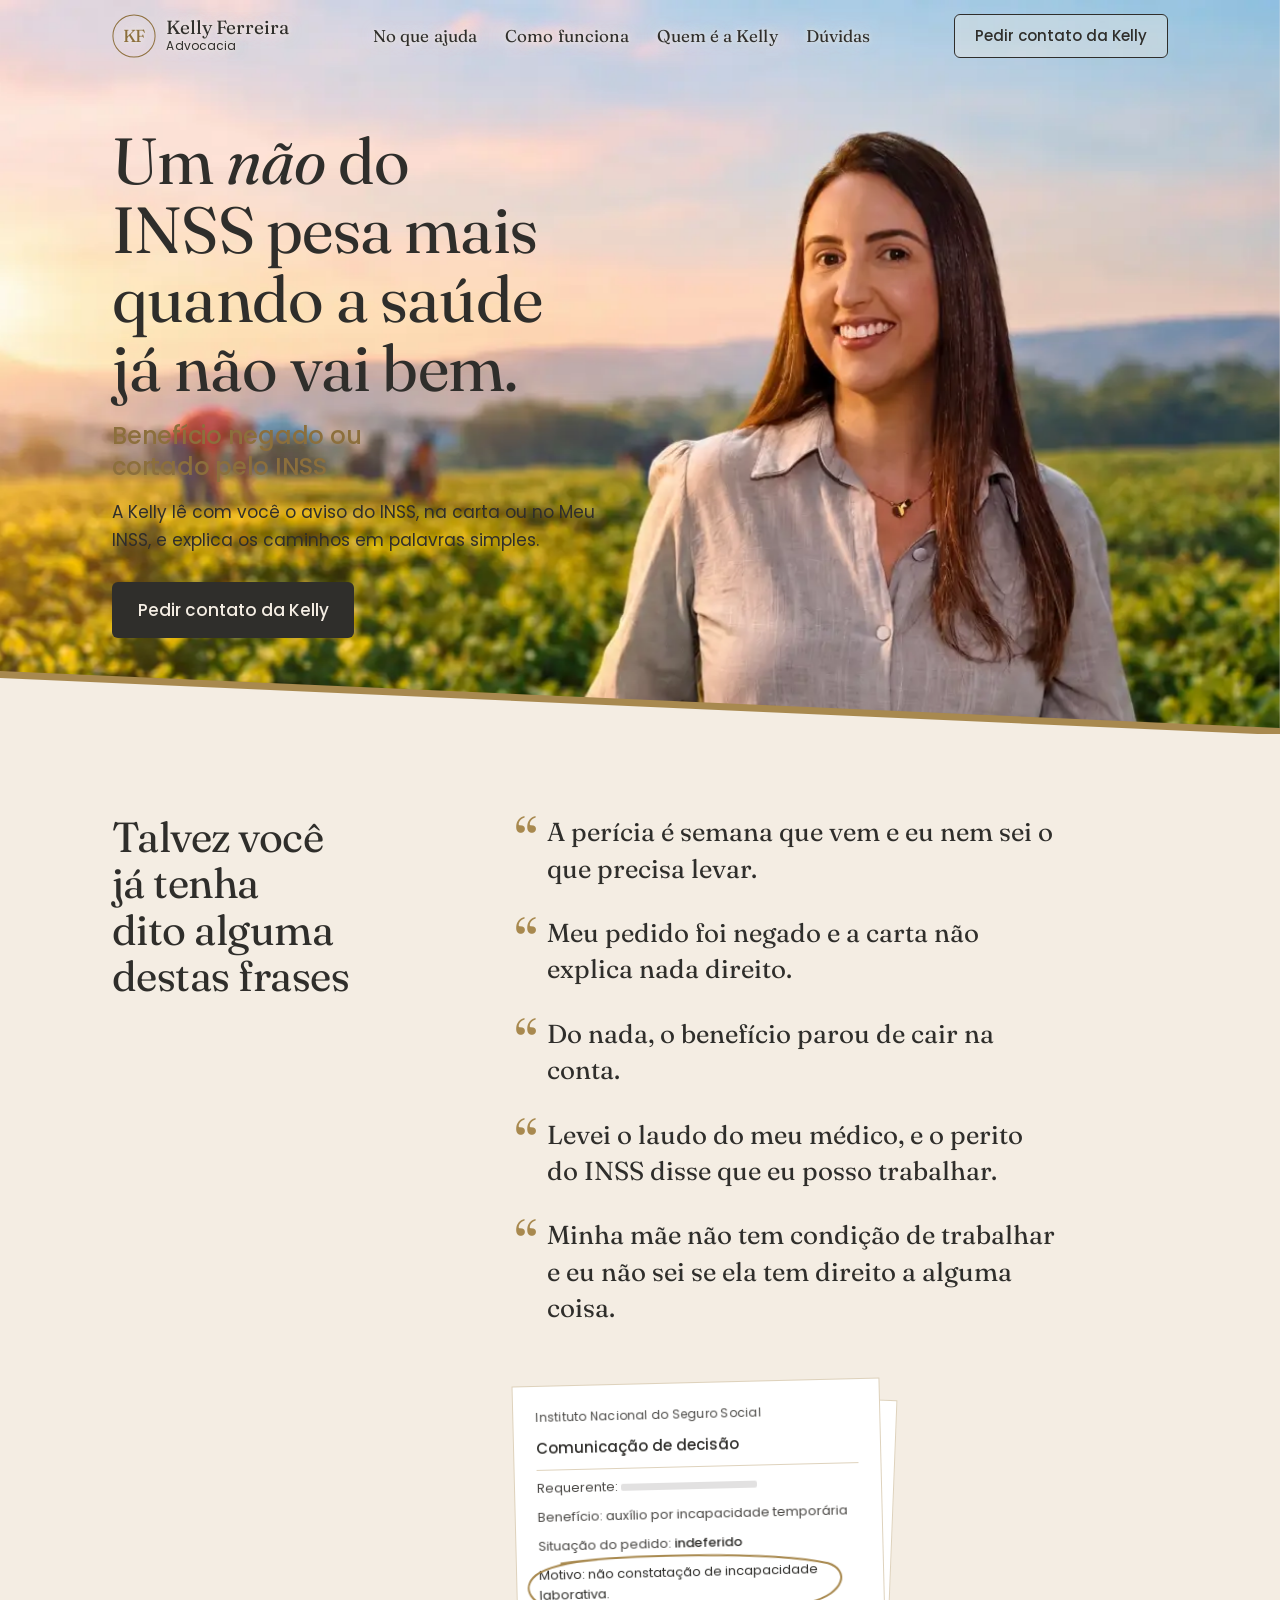
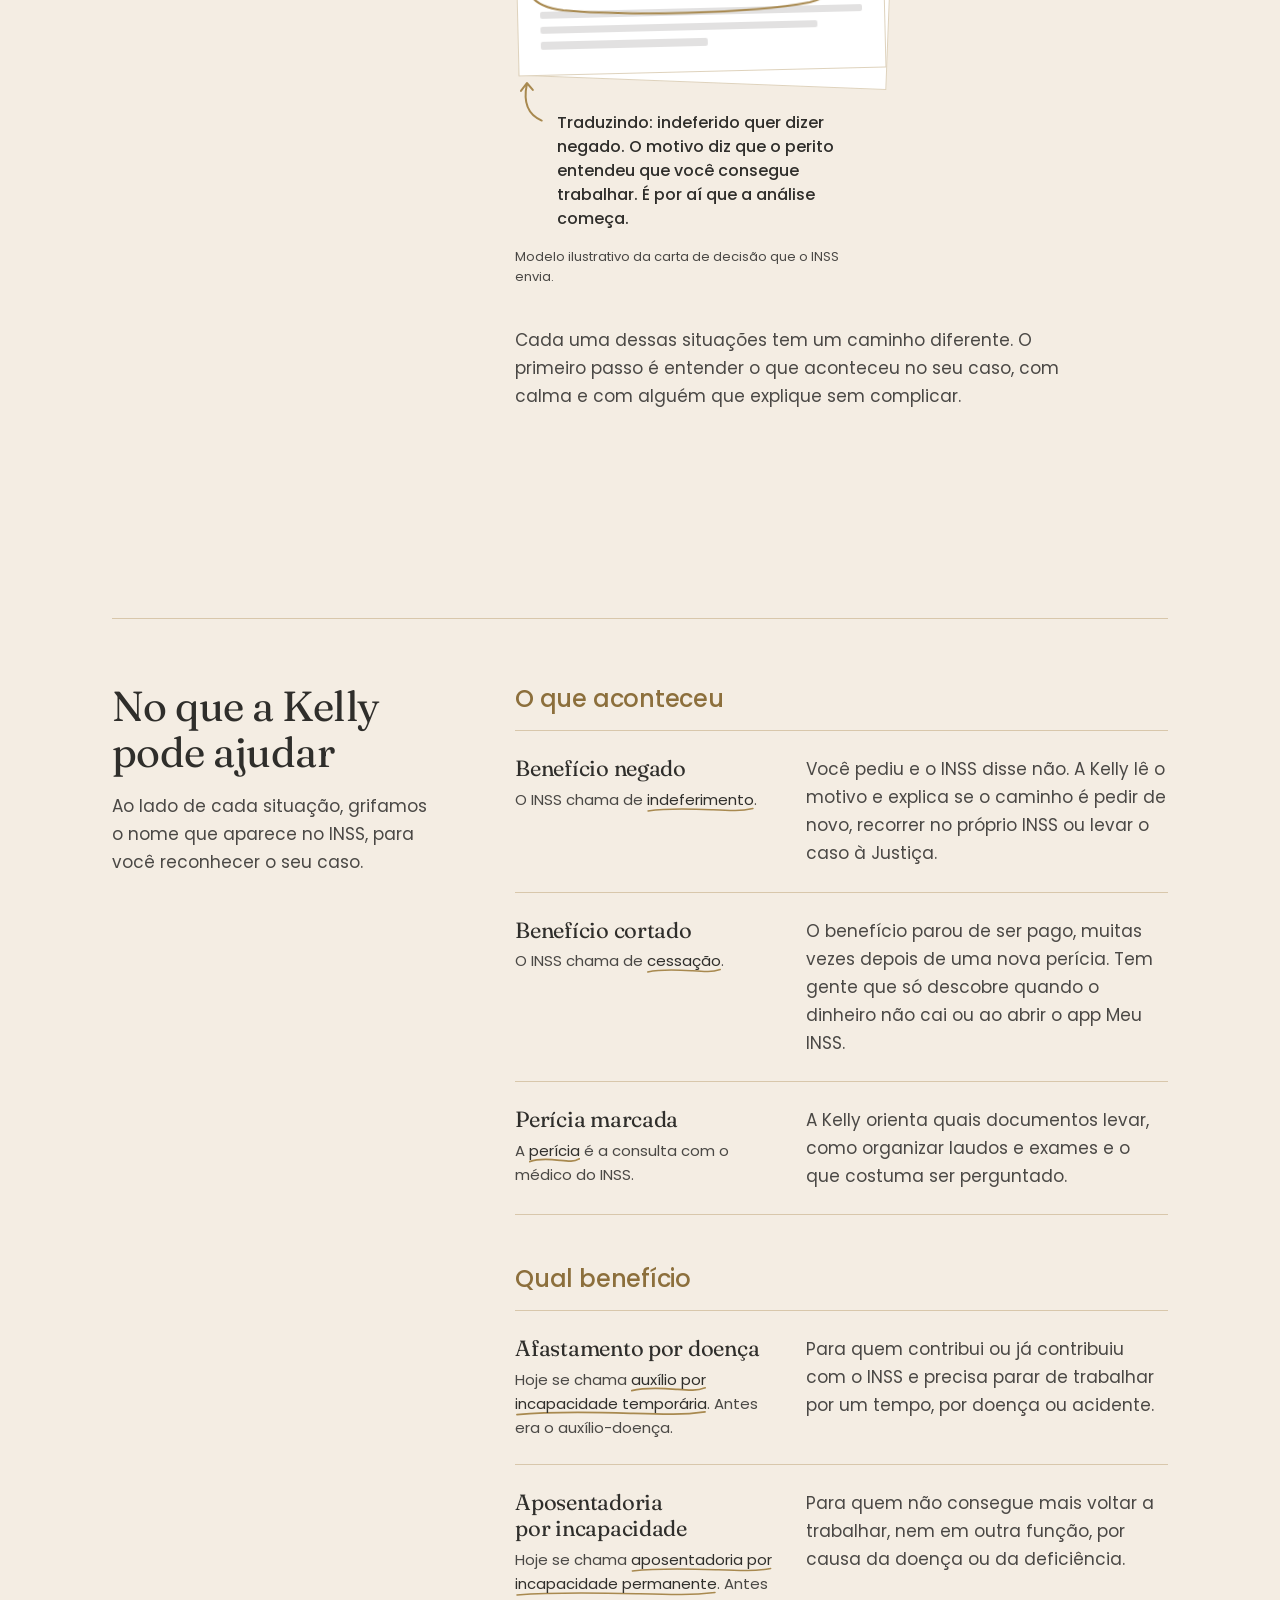
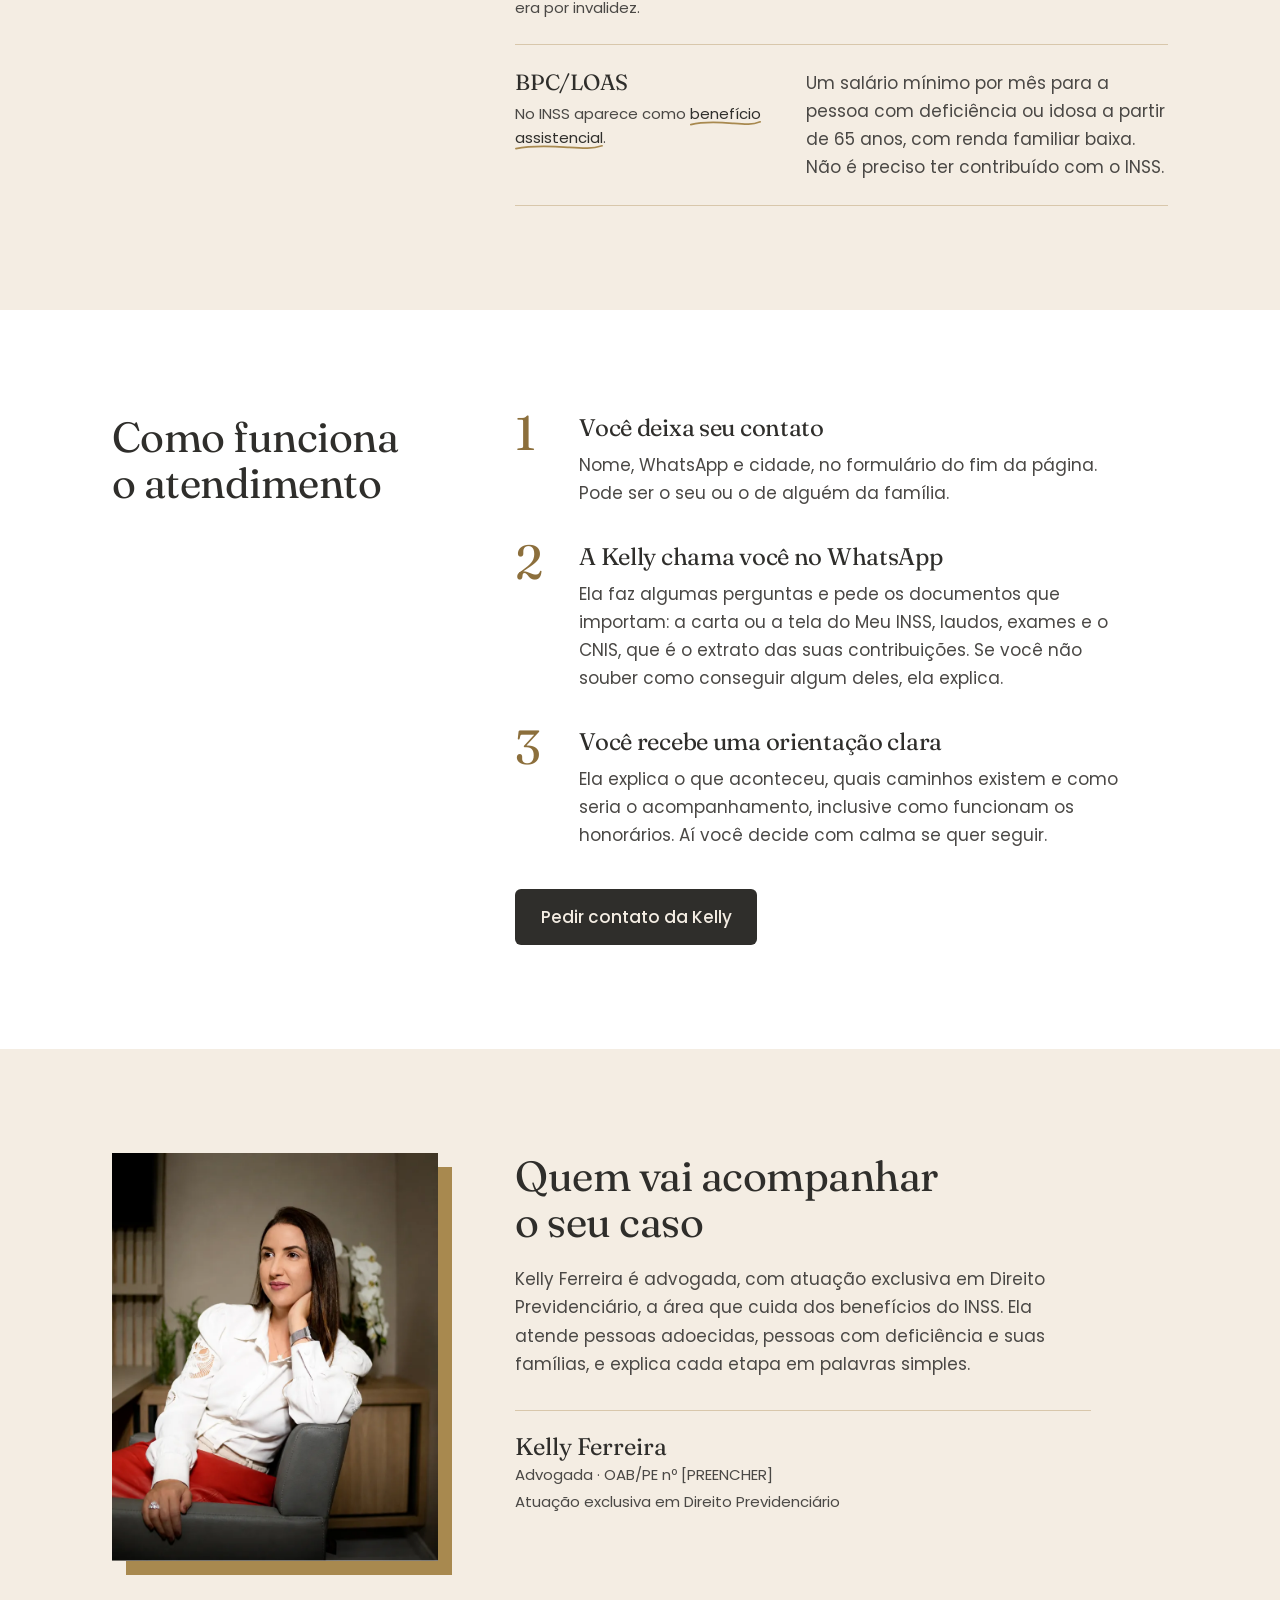
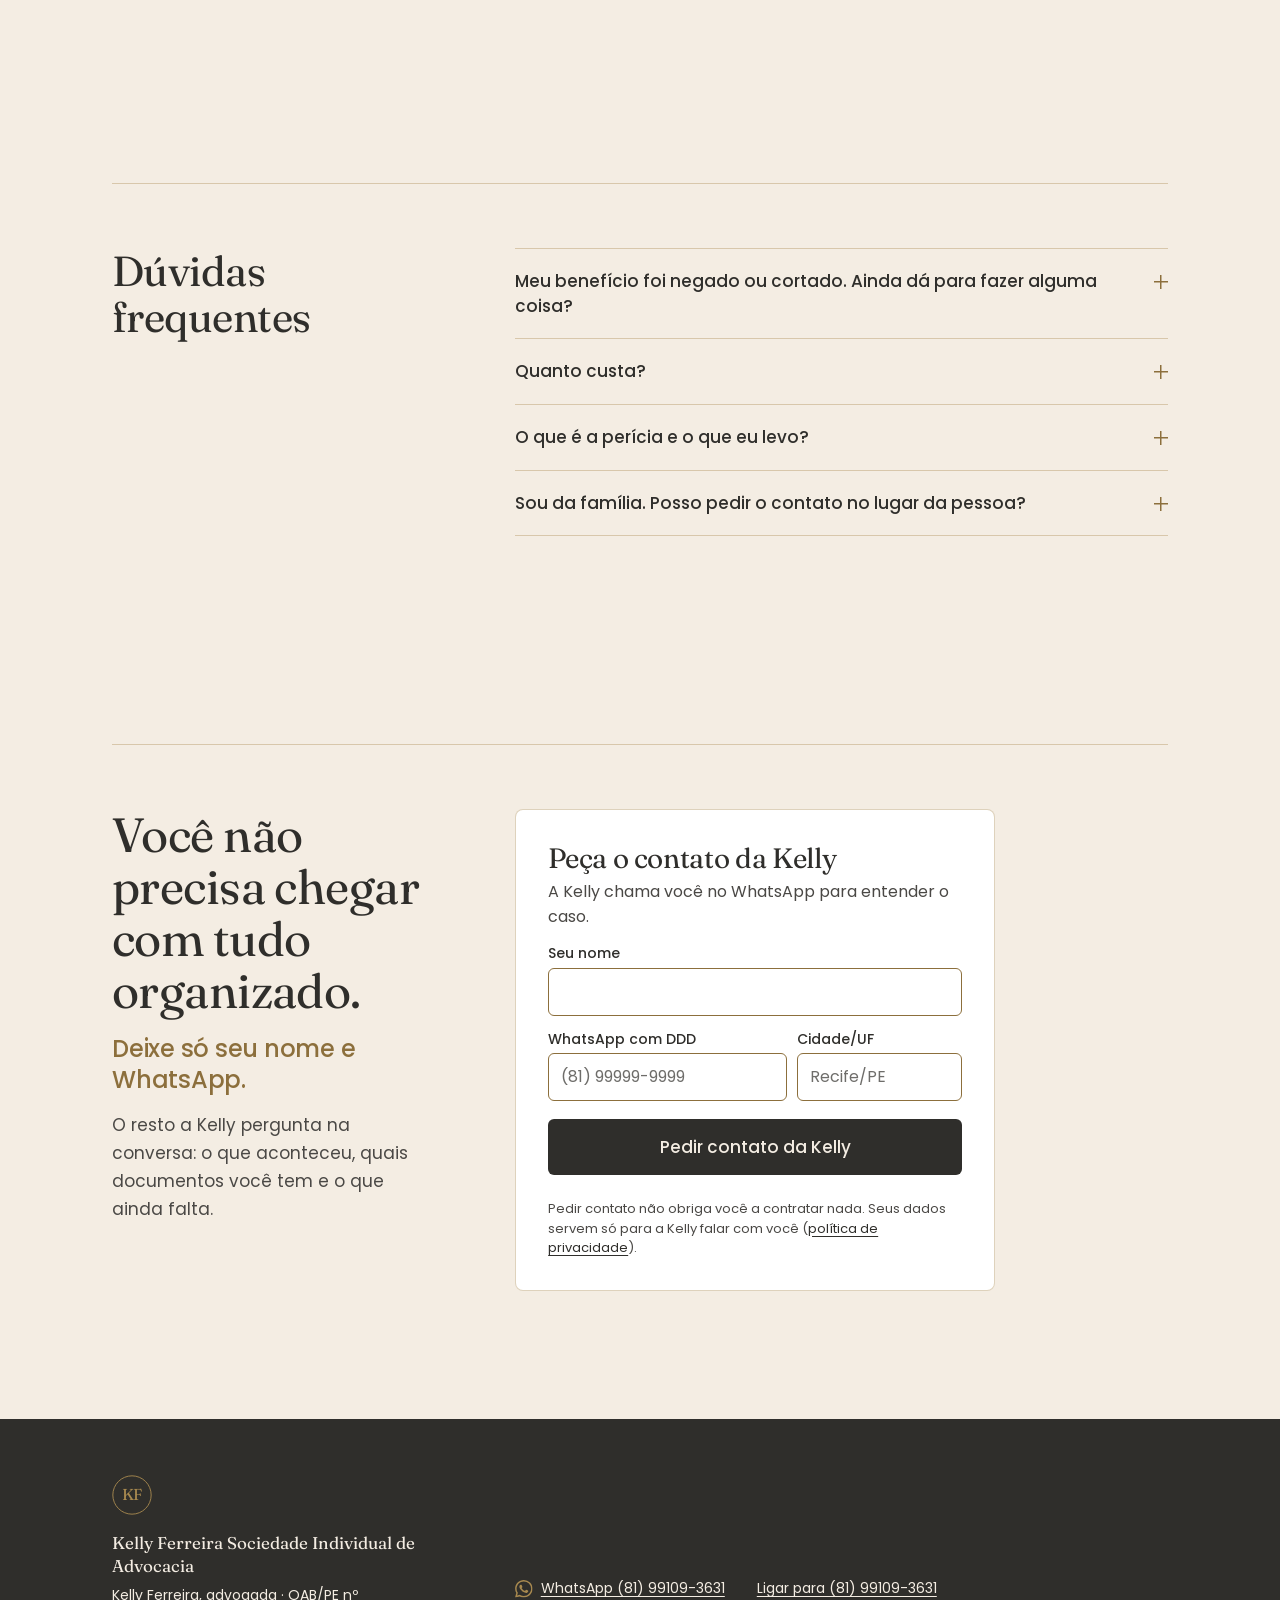
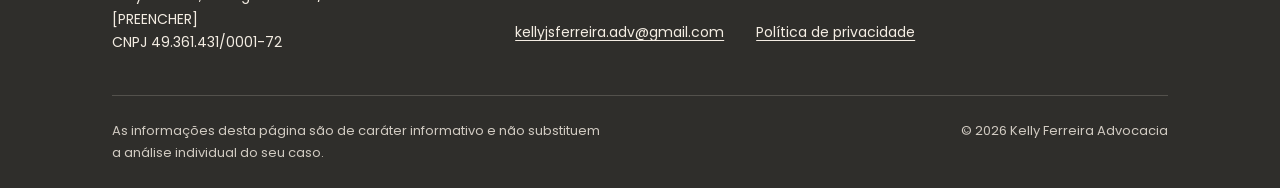
<file: index.html>
<!doctype html>
<html lang="pt-BR">
<head>
<meta charset="utf-8">
<meta name="viewport" content="width=device-width, initial-scale=1, viewport-fit=cover">
<title>Benefício do INSS negado ou cortado? | Kelly Ferreira Advocacia</title>
<meta name="description" content="Seu benefício foi negado ou cortado pelo INSS? Deixe seu contato: a advogada Kelly Ferreira explica, em palavras simples, os caminhos para o seu caso.">
<meta name="theme-color" content="#F4EDE3">
<!-- [PREENCHER] troque SEU-DOMINIO.com.br pelo domínio real (localizar e substituir no arquivo todo) -->
<link rel="canonical" href="https://SEU-DOMINIO.com.br/">
<meta property="og:type" content="website">
<meta property="og:locale" content="pt_BR">
<meta property="og:site_name" content="Kelly Ferreira Advocacia">
<meta property="og:title" content="Benefício do INSS negado ou cortado?">
<meta property="og:description" content="Deixe seu contato: a advogada Kelly Ferreira explica, em palavras simples, os caminhos para o seu caso.">
<meta property="og:url" content="https://SEU-DOMINIO.com.br/">
<meta property="og:image" content="https://SEU-DOMINIO.com.br/img/og-image.png">
<meta property="og:image:width" content="1200">
<meta property="og:image:height" content="630">
<meta property="og:image:alt" content="Kelly Ferreira Advocacia. Benefício do INSS negado ou cortado?">
<meta name="twitter:card" content="summary_large_image">
<link rel="icon" href="img/favicon.svg" type="image/svg+xml">
<link rel="apple-touch-icon" href="img/apple-touch-icon.png">

<!-- Foto da hero: baixa antes de tudo (é o maior elemento da primeira tela). Celular recebe só o recorte do rosto. -->
<link rel="preload" as="image" imagesrcset="img/kelly-fundo-m.webp 720w, img/kelly-fundo-m-1080.webp 1080w, img/kelly-fundo-m-1440.webp 1440w" imagesizes="100vw" type="image/webp" media="(max-width: 899px)" fetchpriority="high">
<link rel="preload" as="image" imagesrcset="img/kelly-fundo-1280.webp 1280w, img/kelly-fundo-2000.webp 2000w" imagesizes="100vw" type="image/webp" media="(min-width: 900px)" fetchpriority="high">

<!-- Fontes: carregadas sem bloquear a renderização. Fallbacks com métrica ajustada no CSS abaixo evitam salto de layout. -->
<link rel="preconnect" href="https://fonts.googleapis.com">
<link rel="preconnect" href="https://fonts.gstatic.com" crossorigin>
<link rel="stylesheet" href="https://fonts.googleapis.com/css2?family=Fraunces:ital,opsz,wght,SOFT@0,72,400,100;1,72,400,100&family=Poppins:wght@400;500&display=swap&subset=latin-ext" media="print" onload="this.media='all'">

<!--
  ============================================================
  CONFIGURAÇÃO. Tudo o que muda por campanha fica aqui.
  whatsapp:    só números, com 55 + DDD (link do rodapé)
  pixelId:     ID do Meta Pixel. Vazio = Pixel desligado.
  oferta:      rótulo que vai no evento Lead e na planilha
  planilhaUrl: URL do App da Web do Google Apps Script (ver README e integracao/google-sheets.gs).
               Vazio = o formulário abre o WhatsApp da Kelly com os dados, para não perder cadastro.
  ============================================================
-->
<script>
  window.KF = {
    whatsapp: '5581991093631',
    pixelId: '',
    oferta: 'beneficio-negado-cortado',
    planilhaUrl: ''
  };
  document.documentElement.className += ' js';
  // Se o main.js não carregar, a página volta ao estado estático (grifo da carta já desenhado).
  window.addEventListener('load', function () {
    setTimeout(function () { if (!window.KF_READY) document.documentElement.classList.remove('js'); }, 1500);
  });
</script>

<style>
/* ===== CSS crítico: tokens, base, cabeçalho, hero e barra fixa. O resto está em styles.css ===== */
@font-face{font-family:"Fraunces fb";src:local("Georgia"),local("Noto Serif"),local("DejaVu Serif");size-adjust:97%;ascent-override:100%;descent-override:26%;line-gap-override:0%}
@font-face{font-family:"Poppins fb";src:local("Arial"),local("Roboto"),local("Helvetica");size-adjust:112%;ascent-override:94%;descent-override:31%;line-gap-override:0%}
:root{
  --bg-cream:#F4EDE3;--ink:#2F2E2B;--gold:#A8894F;--gold-deep:#8C6F3C;--body:#4A4845;--surface:#FFFFFF;
  --hair:rgba(168,137,79,.38);
  --serif:"Fraunces","Fraunces fb",Georgia,"Times New Roman",serif;
  --sans:"Poppins","Poppins fb",Arial,Roboto,system-ui,sans-serif;
  --gutter:clamp(1.25rem,5vw,3rem);
  --ease-out:cubic-bezier(.16,1,.3,1);
}
*,*::before,*::after{box-sizing:border-box}
html{-webkit-text-size-adjust:100%;text-size-adjust:100%}
body{margin:0;background:var(--bg-cream);color:var(--body);font:400 1.0625rem/1.65 var(--sans);-webkit-font-smoothing:antialiased}
h1,h2,h3,h4{margin:0;font-family:var(--serif);font-weight:400;color:var(--ink);line-height:1.1;letter-spacing:-.012em;text-wrap:balance}
p,ul,ol,dl,dd,figure{margin:0}
img,svg{display:block;max-width:100%}
a{color:inherit;text-underline-offset:.2em}
/* Toque no celular: realce dourado discreto no lugar do azul padrão do Android */
a,button,summary{-webkit-tap-highlight-color:rgba(168,137,79,.18)}
::selection{background:rgba(168,137,79,.3);color:var(--ink)}
:focus-visible{outline:2px solid var(--ink);outline-offset:3px;border-radius:2px}
.wrap{max-width:72rem;margin-inline:auto;padding-inline:var(--gutter)}
.sr-only{position:absolute;width:1px;height:1px;padding:0;margin:-1px;overflow:hidden;clip:rect(0 0 0 0);white-space:nowrap;border:0}

/* Cabeçalho: transparente sobre o céu da foto da hero, com marca, atalhos das seções e "Pedir contato".
   Celular: fica por cima da faixa da foto e rola com a página (a barra fixa de baixo cuida do botão).
   Desktop: fixo no topo; ao rolar, ganha fundo creme translúcido (classe .is-solido, main.js). */
.topo{position:absolute;top:0;left:0;right:0;z-index:30;background:transparent;border-bottom:1px solid transparent;
  transition:background-color .3s ease,border-color .3s ease}
.topo__barra{display:flex;align-items:center;justify-content:space-between;gap:1rem;min-height:3.5rem;padding-block:.5rem}
.marca{display:inline-flex;align-items:center;gap:.65rem;min-height:2.75rem;text-decoration:none;color:var(--ink)}
.marca__kf{width:2.25rem;height:2.25rem;color:var(--gold-deep);flex:none}
.marca__nome{font:400 1.0625rem/1.1 var(--serif)}
.marca__nome small{display:block;font:400 .75rem/1.4 var(--sans);color:var(--ink);letter-spacing:.01em}
/* Halo creme justo às letras: garante contraste mesmo onde o céu da foto fica mais claro ou mais dourado. */
.marca,.topo__nav a{text-shadow:0 0 .25rem rgba(244,237,227,.9),0 0 .9rem rgba(244,237,227,.7)}
.topo__nav{display:none}
.topo__cta{display:inline-flex;align-items:center;min-height:2.75rem;padding:.5rem 1rem;border:1px solid var(--ink);border-radius:6px;background:rgba(244,237,227,.35);color:var(--ink);font:500 .9375rem/1.2 var(--sans);text-decoration:none;white-space:nowrap;transition:background-color .15s,color .15s}
.topo__cta:hover,.topo__cta:active{background:var(--ink);color:var(--bg-cream)}
.topo__cta-longo{display:none}
@media (min-width:900px){
  html{scroll-padding-top:5.5rem}
  .topo{position:fixed}
  .topo.is-solido{background:rgba(244,237,227,.94);border-bottom-color:var(--hair);-webkit-backdrop-filter:blur(10px);backdrop-filter:blur(10px)}
  .topo__barra{min-height:4.5rem;gap:2rem}
  .marca__kf{width:2.75rem;height:2.75rem}
  .marca__nome{font-size:1.1875rem}
  .topo__cta{padding-inline:1.25rem}
  .topo__cta-curto{display:none}
  .topo__cta-longo{display:inline}
}
/* Atalhos (navbar): Fraunces, a mesma serifada dos títulos, em tinta sobre o céu claro. Sublinhado dourado no hover. */
@media (min-width:1024px){
  .topo__nav{display:flex;flex:1;justify-content:center;align-items:center;gap:clamp(1.25rem,2.2vw,2.25rem)}
  .topo__nav a{position:relative;padding-block:.5rem;font:400 1.0625rem/1.2 var(--serif);letter-spacing:.005em;color:var(--ink);text-decoration:none}
  .topo__nav a::after{content:"";position:absolute;left:0;right:0;bottom:.2rem;height:1px;background:var(--gold-deep);transform:scaleX(0);transform-origin:left;transition:transform .3s var(--ease-out)}
  .topo__nav a:hover::after,.topo__nav a:focus-visible::after{transform:scaleX(1)}
}
@media (min-width:1024px) and (max-width:1199px){
  .topo__cta-curto{display:inline}
  .topo__cta-longo{display:none}
}
@media (prefers-reduced-motion:reduce){.topo,.topo__nav a::after{transition:none}}

/* Hero */
.hero{position:relative;isolation:isolate;padding-block:0 3rem}
/* Fundo da hero: a Kelly num campo de lavoura (arte do escritório).
   Celular: recorte do rosto numa faixa acima do título, que sobe um pouco sobre o fim esmaecido da foto. */
.hero{--foto-pos-mobile:50% 30%;--foto-pos-desktop:72% 35%}
.hero__foto{position:relative;height:calc(clamp(12.5rem,48vw,20rem) + 3.5rem);overflow:hidden;pointer-events:none}
.hero__foto img{width:100%;height:100%;object-fit:cover;object-position:var(--foto-pos-mobile);transform-origin:50% 100%;animation:kf-foto 1.6s var(--ease-out) both}
.hero__foto::after{content:"";position:absolute;inset:0;background:linear-gradient(180deg,rgba(244,237,227,0) 58%,var(--bg-cream) 100%)}
.hero__grid{position:relative;margin-top:-2.5rem}
.hero__corte{display:none}
/* Entrada da foto: ela "assenta" devagar. Só transform, para não atrasar o LCP. */
@keyframes kf-foto{from{transform:scale(1.07) translateY(2.5%)}}
@media (prefers-reduced-motion:reduce){.hero__foto img{animation:none}}
.hero h1{font-size:clamp(2.125rem,1.35rem + 3.4vw,4.25rem);line-height:1.06;max-width:15ch}
.hero h1 em{font-style:italic}
.hero__sub{margin-top:.5rem;font:500 1.5rem/1.3 var(--sans);letter-spacing:-.01em;color:var(--gold-deep);max-width:22ch}
.hero__corpo{margin-top:.5rem;max-width:33rem}
.hero__acao{margin-top:1.25rem}
@media (min-width:600px){
  .hero{padding-bottom:4.5rem}
  .hero__sub{margin-top:1.1rem}
  .hero__corpo{margin-top:1rem}
  .hero__acao{margin-top:1.75rem}
}

/* Botão principal */
.btn{display:inline-flex;align-items:center;justify-content:center;min-height:3.5rem;padding:.95rem 1.6rem;border:0;border-radius:6px;background:var(--ink);color:var(--bg-cream);font:500 1.0625rem/1.2 var(--sans);text-align:center;text-decoration:none;cursor:pointer;transition:background-color .15s,color .15s,transform .1s}
.btn:hover,.btn:active{background:var(--gold-deep);color:#fff}
.btn:active{transform:translateY(1px)}
.btn[disabled]{cursor:progress;background:var(--gold-deep);color:#fff}
.cta-nota{margin-top:.625rem;font-size:.8125rem;line-height:1.5;max-width:30rem}
.cta-nota a{color:var(--ink)}

@media (max-width:599px){.hero .btn{width:100%}}
@media (max-width:419px){.btn{padding-inline:1rem;font-size:clamp(.9375rem,4.1vw,1.0625rem)}}

@media (min-width:900px){
  /* Desktop: a foto ocupa o fundo inteiro da hero, sem véu nem degradê, com a Kelly à direita e o texto por cima.
     A altura da hero segue a proporção da foto (2000x1126), limitada à altura da tela, para ela aparecer quase inteira.
     Texto direto sobre a foto, sem véu e sem sombra; o corpo usa a cor do título para ganhar contraste. */
  .hero{display:flex;align-items:flex-start;min-height:min(calc(100vw * 1126 / 2000),100vh);padding-block:clamp(7.5rem,14vh,10rem) 6rem;overflow:hidden}
  .hero__grid{width:100%;margin-top:0}
  .hero__texto{max-width:min(34rem,48%)}
  .hero__corpo{color:var(--ink)}
  .hero__foto{position:absolute;z-index:-1;inset:0;height:auto}
  .hero__foto img{object-position:var(--foto-pos-desktop)}
  .hero__foto::after{content:none}
  /* Base inclinada: o bege sobe da direita para a esquerda, com uma faixa dourada de ~6px entre ele e a foto. */
  .hero__corte{display:block;position:absolute;left:0;bottom:-1px;width:100%;height:clamp(2.75rem,5vw,5rem);pointer-events:none}
  .hero__corte-ouro{fill:var(--gold)}
  .hero__corte-creme{fill:var(--bg-cream)}
}

/* Barra fixa "Pedir contato" (celular) */
.fixo{position:fixed;left:0;right:0;bottom:0;z-index:20;padding:.7rem var(--gutter) calc(.7rem + env(safe-area-inset-bottom));background:var(--bg-cream);border-top:1px solid var(--hair);transform:translateY(110%);visibility:hidden;transition:transform .2s ease,visibility 0s .2s}
.fixo.is-on{transform:none;visibility:visible;transition:transform .2s var(--ease-out)}
.fixo .btn{width:100%}
@media (min-width:900px){.fixo{display:none}}
@media (prefers-reduced-motion:reduce){.fixo,.fixo.is-on{transition:none}}
</style>
<link rel="stylesheet" href="styles.css?v=5" media="print" onload="this.media='all'">
<noscript>
  <link rel="stylesheet" href="styles.css?v=5">
  <link rel="stylesheet" href="https://fonts.googleapis.com/css2?family=Fraunces:ital,opsz,wght,SOFT@0,72,400,100;1,72,400,100&family=Poppins:wght@400;500&display=swap&subset=latin-ext">
</noscript>
<script src="main.js?v=2" defer></script>
</head>
<body>

<!-- Ícones reutilizados -->
<svg width="0" height="0" style="position:absolute" aria-hidden="true" focusable="false">
  <symbol id="i-wa" viewBox="0 0 24 24"><path fill="currentColor" d="M17.47 14.38c-.3-.15-1.76-.87-2.03-.97-.27-.1-.47-.15-.67.15-.2.3-.77.97-.94 1.16-.17.2-.35.22-.64.07-.3-.15-1.26-.46-2.39-1.47-.88-.79-1.48-1.76-1.65-2.06-.17-.3-.02-.46.13-.6.13-.14.3-.35.45-.52.15-.18.2-.3.3-.5.1-.2.05-.37-.03-.52-.07-.15-.67-1.61-.92-2.2-.24-.58-.49-.5-.67-.51h-.57c-.2 0-.52.07-.79.37-.27.3-1.04 1.02-1.04 2.48 0 1.46 1.07 2.88 1.21 3.07.15.2 2.1 3.2 5.08 4.49.71.3 1.26.49 1.7.63.71.22 1.36.19 1.87.12.57-.09 1.76-.72 2-1.42.25-.69.25-1.29.18-1.41-.08-.13-.28-.2-.57-.35m-5.42 7.4h-.01a9.87 9.87 0 0 1-5.03-1.38l-.36-.21-3.74.98 1-3.65-.24-.37a9.86 9.86 0 0 1-1.51-5.26c0-5.45 4.44-9.88 9.89-9.88 2.64 0 5.12 1.03 6.99 2.9a9.83 9.83 0 0 1 2.89 6.99c0 5.45-4.44 9.88-9.88 9.88m8.41-18.3A11.82 11.82 0 0 0 12.05 0C5.5 0 .16 5.34.16 11.89c0 2.1.55 4.14 1.59 5.95L.06 24l6.3-1.65a11.88 11.88 0 0 0 5.68 1.45h.01c6.55 0 11.89-5.34 11.89-11.9 0-3.17-1.24-6.16-3.48-8.4"/></symbol>
  <symbol id="i-kf" viewBox="0 0 48 48"><circle cx="24" cy="24" r="23" fill="none" stroke="currentColor" stroke-width="1.1"/><text x="24" y="30.5" text-anchor="middle" font-family="Fraunces, Georgia, serif" font-size="19" letter-spacing="-.5" fill="currentColor">KF</text></symbol>
</svg>

<!-- [PREENCHER] Monograma provisório. Substitua pelo SVG oficial do logo KF quando a agência enviar o arquivo. -->
<header class="topo">
  <div class="wrap topo__barra">
    <a class="marca" href="#inicio" aria-label="Kelly Ferreira Advocacia, voltar ao início">
      <svg class="marca__kf" aria-hidden="true"><use href="#i-kf"/></svg>
      <span class="marca__nome">Kelly Ferreira<small>Advocacia</small></span>
    </a>
    <nav class="topo__nav" aria-label="Seções da página">
      <a href="#ajuda">No que ajuda</a>
      <a href="#como-funciona">Como funciona</a>
      <a href="#quem-e">Quem é a Kelly</a>
      <a href="#duvidas">Dúvidas</a>
    </nav>
    <a class="topo__cta" href="#cadastro" data-cta="topo"><span class="topo__cta-curto">Pedir contato</span><span class="topo__cta-longo">Pedir contato da Kelly</span></a>
  </div>
</header>

<main>

  <!-- ===================== 1. HERO  (OFERTA: textos marcados mudam por oferta) ===================== -->
  <section class="hero" id="inicio" aria-labelledby="titulo-hero">
    <!-- Fundo da hero: a Kelly no campo (img/kelly-fundo-*.webp). O celular recebe só o recorte do rosto
         (kelly-fundo-m*.webp: 720, 1080 e 1440 de largura, o navegador escolhe pela densidade da tela).
         Versões anteriores continuam em img/: kelly-hero.webp (arte com fundo creme) e hero-*.webp (mãos, Pexels).
         Enquadramento: --foto-pos-* no CSS. -->
    <div class="hero__foto">
      <picture>
        <source media="(max-width: 899px)" srcset="img/kelly-fundo-m.webp 720w, img/kelly-fundo-m-1080.webp 1080w, img/kelly-fundo-m-1440.webp 1440w" sizes="100vw" width="720" height="400">
        <img src="img/kelly-fundo-1280.webp" srcset="img/kelly-fundo-1280.webp 1280w, img/kelly-fundo-2000.webp 2000w" sizes="100vw"
             width="2000" height="1126" alt="Kelly Ferreira, advogada, num campo de lavoura" fetchpriority="high" decoding="async">
      </picture>
    </div>
    <div class="wrap hero__grid">
      <div class="hero__texto">
        <!-- OFERTA -->
        <h1 id="titulo-hero">Um <em>não</em> do INSS pesa mais quando a saúde já não vai bem.</h1>
        <!-- OFERTA -->
        <p class="hero__sub">Benefício negado ou cortado pelo INSS</p>
        <!-- OFERTA -->
        <p class="hero__corpo">A Kelly lê com você o aviso do INSS, na carta ou no Meu INSS, e explica os caminhos em palavras simples.</p>
        <div class="hero__acao">
          <a class="btn" id="cta-hero" href="#cadastro" data-cta="hero">Pedir contato da Kelly</a>
        </div>
      </div>
    </div>
    <!-- Corte inclinado da base (desktop): faixa dourada entre a foto e o bege da seção seguinte. -->
    <svg class="hero__corte" viewBox="0 0 100 10" preserveAspectRatio="none" aria-hidden="true" focusable="false">
      <polygon class="hero__corte-ouro" points="0,0 100,8.9 100,10 0,10"/>
      <polygon class="hero__corte-creme" points="0,1.1 100,10 0,10"/>
    </svg>
  </section>

  <!-- ===================== 2. RECONHECIMENTO + CARTA ===================== -->
  <!-- Grade comum (desktop): título da seção na coluna da esquerda, conteúdo na da direita. -->
  <section class="secao reconhece" aria-labelledby="titulo-reconhece">
    <div class="wrap grade">
      <div class="grade__cabeca">
        <h2 id="titulo-reconhece">Talvez você já tenha dito alguma destas frases</h2>
      </div>
      <div class="grade__corpo">
        <ul class="falas">
          <li>A perícia é semana que vem e eu nem sei o que precisa levar.</li>
          <li>Meu pedido foi negado e a carta não explica nada direito.</li>
          <li>Do nada, o benefício parou de cair na conta.</li>
          <li>Levei o laudo do meu médico, e o perito do INSS disse que eu posso trabalhar.</li>
          <li>Minha mãe não tem condição de trabalhar e eu não sei se ela tem direito a alguma coisa.</li>
        </ul>

        <!-- OFERTA: para BPC ou auxílio, troque o benefício e o motivo da carta (ver README). -->
        <figure class="carta" id="carta">
          <div class="carta__pilha">
            <div class="carta__folha">
              <p class="carta__orgao">Instituto Nacional do Seguro Social</p>
              <p class="carta__titulo">Comunicação de decisão</p>
              <p>Requerente: <span class="tarja" style="--w:8.5rem" role="img" aria-label="nome oculto"></span></p>
              <p>Benefício: auxílio por incapacidade temporária</p>
              <p class="carta__situacao">Situação do pedido: <strong>indeferido</strong></p>
              <p class="carta__motivo">Motivo: não constatação de incapacidade laborativa.
                <svg class="grifo" viewBox="0 0 300 60" preserveAspectRatio="none" aria-hidden="true"><path pathLength="1" vector-effect="non-scaling-stroke" d="M34 9C95 1 232 2 283 15c20 7 16 30-18 38-58 10-170 9-230 2C3 50-4 32 10 20 26 8 70 4 112 5"/></svg>
              </p>
              <div class="carta__tarjas" aria-hidden="true">
                <span class="tarja" style="--w:100%"></span>
                <span class="tarja" style="--w:86%"></span>
                <span class="tarja" style="--w:52%"></span>
              </div>
            </div>
          </div>
          <figcaption class="carta__legenda">
            <p class="carta__nota">
              <svg class="seta" viewBox="0 0 34 42" aria-hidden="true"><path pathLength="1" vector-effect="non-scaling-stroke" d="M24 40C10 34 5 22 9 3M3 10l6-8 6 7"/></svg>
              Traduzindo: indeferido quer dizer negado. O motivo diz que o perito entendeu que você consegue trabalhar. É por aí que a análise começa.
            </p>
            <small class="carta__fonte">Modelo ilustrativo da carta de decisão que o INSS envia.</small>
          </figcaption>
        </figure>

        <p class="reconhece__fecho">Cada uma dessas situações tem um caminho diferente. O primeiro passo é entender o que aconteceu no seu caso, com calma e com alguém que explique sem complicar.</p>
      </div>
    </div>
  </section>

  <!-- ===================== 3. FRENTES DE ATUAÇÃO ===================== -->
  <section class="secao secao--linha frentes" id="ajuda" aria-labelledby="titulo-frentes">
    <div class="wrap grade">
      <div class="grade__cabeca">
        <h2 id="titulo-frentes">No que a Kelly pode ajudar</h2>
        <p class="secao__intro">Ao lado de cada situação, grifamos o nome que aparece no INSS, para você reconhecer o seu caso.</p>
      </div>
      <div class="grade__corpo grupos-frentes">
        <div class="grupo">
          <h3 class="grupo__titulo">O que aconteceu</h3>
          <ul class="lista-frentes">
            <li class="frente">
              <div class="frente__nome"><h4>Benefício negado</h4><p>O INSS chama de <span class="termo">indeferimento</span>.</p></div>
              <p>Você pediu e o INSS disse não. A Kelly lê o motivo e explica se o caminho é pedir de novo, recorrer no próprio INSS ou levar o caso à Justiça.</p>
            </li>
            <li class="frente">
              <div class="frente__nome"><h4>Benefício cortado</h4><p>O INSS chama de <span class="termo">cessação</span>.</p></div>
              <p>O benefício parou de ser pago, muitas vezes depois de uma nova perícia. Tem gente que só descobre quando o dinheiro não cai ou ao abrir o app Meu INSS.</p>
            </li>
            <li class="frente">
              <div class="frente__nome"><h4>Perícia marcada</h4><p>A <span class="termo">perícia</span> é a consulta com o médico do INSS.</p></div>
              <p>A Kelly orienta quais documentos levar, como organizar laudos e exames e o que costuma ser perguntado.</p>
            </li>
          </ul>
        </div>
        <div class="grupo">
          <h3 class="grupo__titulo">Qual benefício</h3>
          <ul class="lista-frentes">
            <li class="frente">
              <div class="frente__nome"><h4>Afastamento por doença</h4><p>Hoje se chama <span class="termo">auxílio por incapacidade temporária</span>. Antes era o auxílio-doença.</p></div>
              <p>Para quem contribui ou já contribuiu com o INSS e precisa parar de trabalhar por um tempo, por doença ou acidente.</p>
            </li>
            <li class="frente">
              <div class="frente__nome"><h4>Aposentadoria por incapacidade</h4><p>Hoje se chama <span class="termo">aposentadoria por incapacidade permanente</span>. Antes era por invalidez.</p></div>
              <p>Para quem não consegue mais voltar a trabalhar, nem em outra função, por causa da doença ou da deficiência.</p>
            </li>
            <li class="frente">
              <div class="frente__nome"><h4>BPC/LOAS</h4><p>No INSS aparece como <span class="termo">benefício assistencial</span>.</p></div>
              <p>Um salário mínimo por mês para a pessoa com deficiência ou idosa a partir de 65 anos, com renda familiar baixa. Não é preciso ter contribuído com o INSS.</p>
            </li>
          </ul>
        </div>
      </div>
    </div>
  </section>

  <!-- ===================== 4. COMO FUNCIONA ===================== -->
  <section class="secao passos" id="como-funciona" aria-labelledby="titulo-passos">
    <div class="wrap grade">
      <div class="grade__cabeca">
        <h2 id="titulo-passos">Como funciona o atendimento</h2>
      </div>
      <div class="grade__corpo">
        <ol class="lista-passos">
          <li>
            <h3>Você deixa seu contato</h3>
            <p>Nome, WhatsApp e cidade, no formulário do fim da página. Pode ser o seu ou o de alguém da família.</p>
          </li>
          <li>
            <h3>A Kelly chama você no WhatsApp</h3>
            <p>Ela faz algumas perguntas e pede os documentos que importam: a carta ou a tela do Meu INSS, laudos, exames e o CNIS, que é o extrato das suas contribuições. Se você não souber como conseguir algum deles, ela explica.</p>
          </li>
          <li>
            <h3>Você recebe uma orientação clara</h3>
            <p>Ela explica o que aconteceu, quais caminhos existem e como seria o acompanhamento, inclusive como funcionam os honorários. Aí você decide com calma se quer seguir.</p>
          </li>
        </ol>
        <div class="passos__acao">
          <a class="btn" href="#cadastro" data-cta="passos">Pedir contato da Kelly</a>
        </div>
      </div>
    </div>
  </section>

  <!-- ===================== 5. QUEM É KELLY ===================== -->
  <section class="secao sobre" id="quem-e" aria-labelledby="titulo-sobre">
    <div class="wrap grade">
      <div class="grade__cabeca">
        <!-- Sombra sólida dourada (sem desfoque), no dourado da divisória da hero -->
        <div class="sobre__retrato">
          <img class="sobre__foto" src="img/kelly.webp" width="800" height="1000" loading="lazy" decoding="async"
               alt="Kelly Ferreira, advogada, sentada em seu escritório, de camisa branca">
        </div>

      </div>
      <div class="grade__corpo sobre__texto">
        <h2 id="titulo-sobre">Quem vai acompanhar o seu caso</h2>
        <p>Kelly Ferreira é advogada, com atuação exclusiva em Direito Previdenciário, a área que cuida dos benefícios do INSS. Ela atende pessoas adoecidas, pessoas com deficiência e suas famílias, e explica cada etapa em palavras simples.</p>
        <p class="assinatura">
          <span class="assinatura__nome">Kelly Ferreira</span>
          <!-- [PREENCHER] número da OAB -->
          <span>Advogada · OAB/PE nº [PREENCHER]</span>
          <span>Atuação exclusiva em Direito Previdenciário</span>
        </p>
      </div>
    </div>
  </section>

  <!-- ===================== 6. DÚVIDAS FREQUENTES ===================== -->
  <section class="secao secao--linha faq" id="duvidas" aria-labelledby="titulo-faq">
    <div class="wrap grade">
      <div class="grade__cabeca">
        <h2 id="titulo-faq">Dúvidas frequentes</h2>
      </div>
      <div class="grade__corpo faq__lista">
        <details>
          <summary>Meu benefício foi negado ou cortado. Ainda dá para fazer alguma coisa?</summary>
          <p>Depende do motivo, que aparece na carta do INSS ou no app Meu INSS. Em muitos casos existe mais de um caminho: fazer um novo pedido, recorrer no próprio INSS ou entrar com uma ação na Justiça. Para recorrer no INSS, o prazo é de 30 dias a partir do dia em que você tomou conhecimento da decisão. Por isso, vale não deixar para depois.</p>
        </details>
        <details>
          <summary>Quanto custa?</summary>
          <p>O valor depende do tipo de caso e do que precisa ser feito, por isso não existe uma tabela única. Depois de entender a sua situação, a Kelly explica como funcionam os honorários, que é o pagamento pelo trabalho da advogada, e tudo fica combinado por escrito antes de começar. Pedir contato não obriga você a contratar nada.</p>
        </details>
        <details>
          <summary>O que é a perícia e o que eu levo?</summary>
          <p>A perícia é a avaliação feita por um médico do INSS para ver se a doença ou a deficiência impede você de trabalhar. Leve documento com foto, laudos e atestados recentes com o CID (o código da doença que o médico escreve no laudo), exames, receitas e a lista dos remédios que você toma. Laudos que descrevem as suas limitações no dia a dia dizem mais do que os que trazem só o nome da doença.</p>
        </details>
        <details>
          <summary>Sou da família. Posso pedir o contato no lugar da pessoa?</summary>
          <p>Pode, sim. Deixe o seu nome e WhatsApp e conte na conversa o que está acontecendo. Mais adiante, a própria pessoa, ou quem responde legalmente por ela, vai precisar assinar alguns documentos.</p>
        </details>
      </div>
    </div>
  </section>

  <!-- ===================== 7. FECHAMENTO + FORMULÁRIO (vai para a planilha do Google) ===================== -->
  <section class="secao secao--linha fecho" id="fechamento" aria-labelledby="titulo-fecho">
    <div class="wrap grade">
      <div class="grade__cabeca">
        <h2 id="titulo-fecho">Você não precisa chegar com tudo organizado.</h2>
        <p class="fecho__sub">Deixe só seu nome e WhatsApp.</p>
        <p class="fecho__corpo">O resto a Kelly pergunta na conversa: o que aconteceu, quais documentos você tem e o que ainda falta.</p>
      </div>
      <div class="grade__corpo">
          <div class="cadastro" id="cadastro">
            <form class="cadastro__form" id="form-cadastro" novalidate aria-labelledby="titulo-cadastro">
              <h3 class="cadastro__titulo" id="titulo-cadastro">Peça o contato da Kelly</h3>
              <p class="cadastro__texto">A Kelly chama você no WhatsApp para entender o caso.</p>
              <div class="campo campo--nome">
                <label for="f-nome">Seu nome</label>
                <input id="f-nome" name="nome" type="text" autocomplete="name" autocapitalize="words" maxlength="80" required aria-describedby="e-nome">
                <p class="campo__erro" id="e-nome" hidden></p>
              </div>
              <div class="campo campo--whats">
                <label for="f-whatsapp">WhatsApp com DDD</label>
                <input id="f-whatsapp" name="whatsapp" type="tel" inputmode="numeric" autocomplete="tel-national" placeholder="(81) 99999-9999" maxlength="16" required aria-describedby="e-whatsapp">
                <p class="campo__erro" id="e-whatsapp" hidden></p>
              </div>
              <div class="campo campo--cidade">
                <label for="f-cidade">Cidade/UF</label>
                <input id="f-cidade" name="cidade" type="text" autocomplete="address-level2" autocapitalize="words" placeholder="Recife/PE" maxlength="60" required aria-describedby="e-cidade">
                <p class="campo__erro" id="e-cidade" hidden></p>
              </div>
              <!-- Isca para robôs: pessoas não veem este campo. Se vier preenchido, o cadastro é descartado. -->
              <div class="campo--isca" aria-hidden="true">
                <label for="f-empresa">Empresa</label>
                <input id="f-empresa" name="empresa" type="text" tabindex="-1" autocomplete="off">
              </div>
              <button class="btn" type="submit">Pedir contato da Kelly</button>
              <p class="cta-nota">Pedir contato não obriga você a contratar nada. Seus dados servem só para a Kelly falar com você (<a href="politica-de-privacidade.html">política de privacidade</a>).</p>
              <p class="form__status" role="alert"></p>
            </form>

            <div class="cadastro__ok" id="cadastro-ok" tabindex="-1" hidden>
              <h3>Recebemos seu contato.</h3>
              <p data-ok="planilha">A Kelly vai chamar você no WhatsApp <strong data-ok-whats></strong>. Enquanto isso, se puder, separe a carta do INSS ou um print da tela do Meu INSS.</p>
              <p data-ok="whatsapp" hidden>Abrimos o WhatsApp da Kelly com os seus dados. É só tocar em enviar. Se ele não abriu, chame no (81) 99109-3631.</p>
            </div>
          </div>
      </div>
    </div>
  </section>

</main>

<!-- ===================== 8. RODAPÉ (único lugar com WhatsApp direto) ===================== -->
<footer class="rodape">
  <div class="wrap grade rodape__grade">
    <div class="rodape__marca">
      <svg class="rodape__kf" aria-hidden="true"><use href="#i-kf"/></svg>
      <p class="rodape__nome">Kelly Ferreira Sociedade Individual de Advocacia</p>
      <!-- [PREENCHER] nome completo conforme a carteira da OAB e número de inscrição -->
      <p>Kelly Ferreira, advogada · OAB/PE nº [PREENCHER]</p>
      <p>CNPJ 49.361.431/0001-72</p>
    </div>
    <ul class="rodape__links">
      <li><a class="rodape__wa" href="https://wa.me/5581991093631" target="_blank" rel="noopener" data-wa data-msg="Olá, Kelly! Vim pelo site."><svg aria-hidden="true"><use href="#i-wa"/></svg>WhatsApp (81) 99109-3631</a></li>
      <!-- [PREENCHER] confirme que este número atende ligação; se for só WhatsApp, apague esta linha -->
      <li><a href="tel:+5581991093631">Ligar para (81) 99109-3631</a></li>
      <li><a href="mailto:kellyjsferreira.adv@gmail.com">kellyjsferreira.adv@gmail.com</a></li>
      <li><a href="politica-de-privacidade.html">Política de privacidade</a></li>
    </ul>
    <div class="rodape__base">
      <p>As informações desta página são de caráter informativo e não substituem a análise individual do seu caso.</p>
      <p>© <span id="ano">2026</span> Kelly Ferreira Advocacia</p>
    </div>
  </div>
</footer>

<div class="fixo" id="fixo">
  <a class="btn" href="#cadastro" data-cta="barra-fixa">Pedir contato da Kelly</a>
</div>

<!-- Meta Pixel sem JavaScript. Descomente e troque SEU_PIXEL_ID quando tiver o ID.
<noscript><img height="1" width="1" style="display:none" alt="" src="https://www.facebook.com/tr?id=SEU_PIXEL_ID&ev=PageView&noscript=1"></noscript>
-->
</body>
</html>
</file>
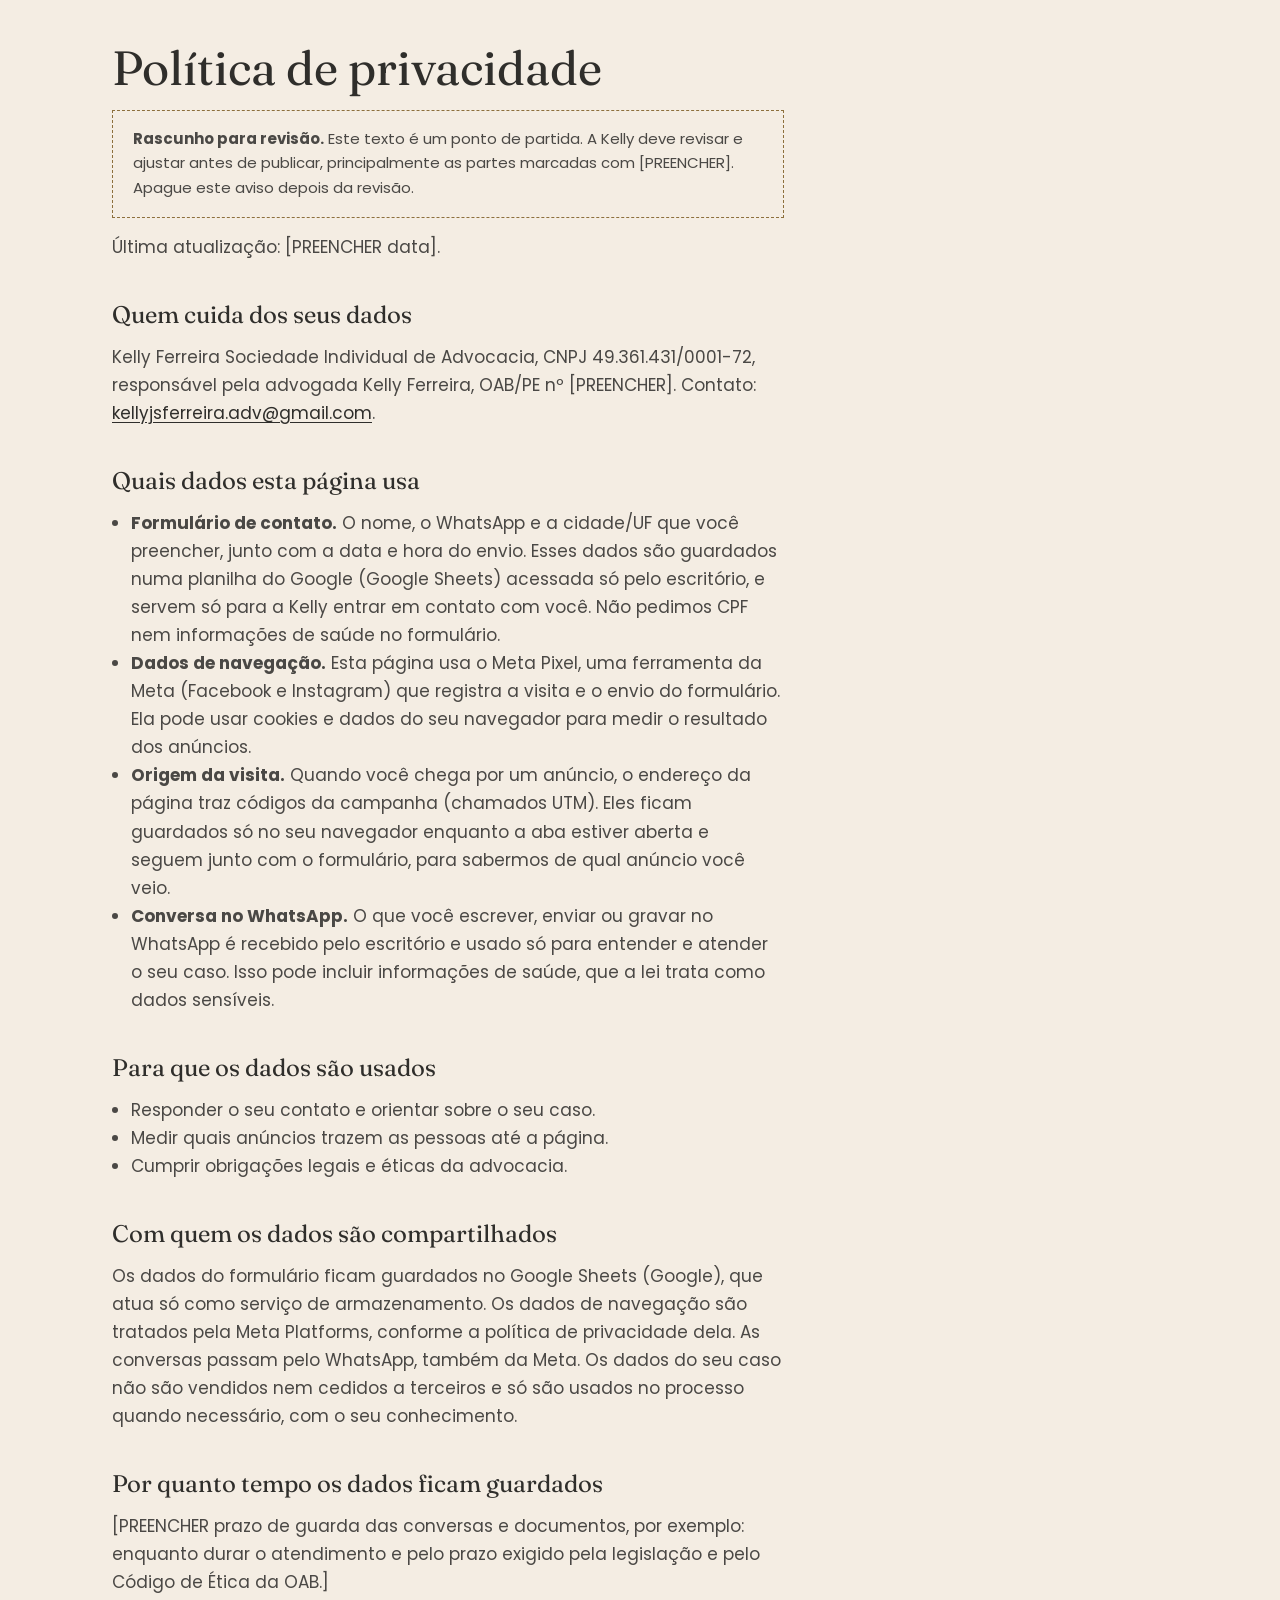
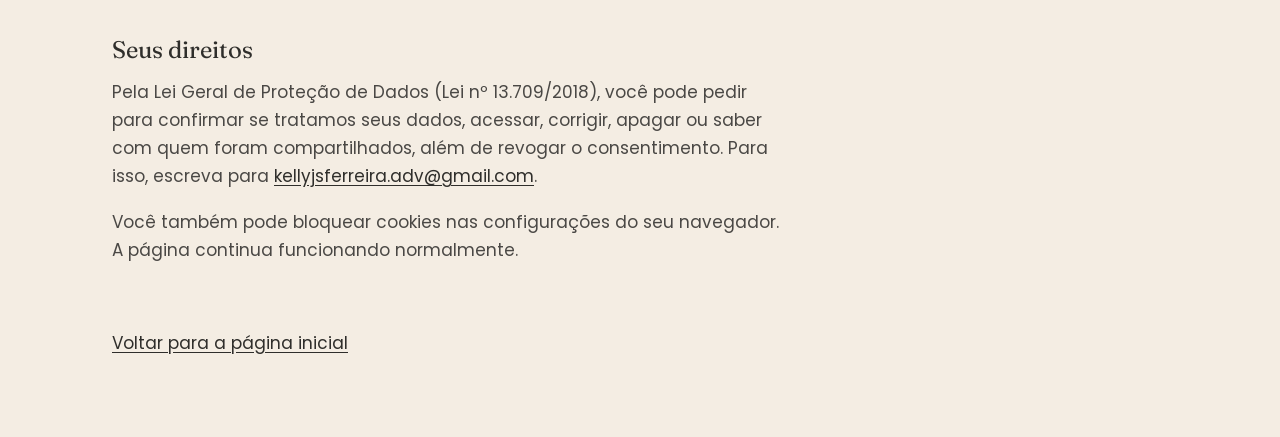
<file: politica-de-privacidade.html>
<!doctype html>
<html lang="pt-BR">
<head>
<meta charset="utf-8">
<meta name="viewport" content="width=device-width, initial-scale=1">
<title>Política de privacidade | Kelly Ferreira Advocacia</title>
<meta name="description" content="Como a Kelly Ferreira Advocacia trata os dados de quem visita esta página e entra em contato pelo WhatsApp.">
<meta name="robots" content="noindex, follow">
<meta name="theme-color" content="#F4EDE3">
<link rel="icon" href="img/favicon.svg" type="image/svg+xml">
<style>
@font-face{font-family:"Fraunces fb";src:local("Georgia"),local("Noto Serif");size-adjust:97%;ascent-override:100%;descent-override:26%}
:root{--bg-cream:#F4EDE3;--ink:#2F2E2B;--gold:#A8894F;--gold-deep:#8C6F3C;--body:#4A4845;--surface:#FFFFFF;--hair:rgba(168,137,79,.38);
  --serif:"Fraunces","Fraunces fb",Georgia,serif;--sans:"Poppins",Arial,Roboto,system-ui,sans-serif;--gutter:clamp(1.25rem,5vw,3rem)}
*,*::before,*::after{box-sizing:border-box}
body{margin:0;background:var(--bg-cream);color:var(--body);font:400 1.0625rem/1.65 var(--sans)}
h1,h2{margin:0;font-family:var(--serif);font-weight:400;color:var(--ink);line-height:1.15}
a{color:var(--ink);text-underline-offset:3px}
:focus-visible{outline:2px solid var(--ink);outline-offset:3px}
.wrap{max-width:72rem;margin-inline:auto;padding-inline:var(--gutter)}
</style>
<link rel="preconnect" href="https://fonts.googleapis.com">
<link rel="preconnect" href="https://fonts.gstatic.com" crossorigin>
<link rel="stylesheet" href="https://fonts.googleapis.com/css2?family=Fraunces:ital,opsz,wght,SOFT@0,72,400,100;1,72,400,100&family=Poppins:wght@400;500&display=swap&subset=latin-ext">
<link rel="stylesheet" href="styles.css?v=5">
</head>
<body>
<main class="doc wrap">
  <h1>Política de privacidade</h1>
  <p class="doc__aviso"><strong>Rascunho para revisão.</strong> Este texto é um ponto de partida. A Kelly deve revisar e ajustar antes de publicar, principalmente as partes marcadas com [PREENCHER]. Apague este aviso depois da revisão.</p>

  <p>Última atualização: [PREENCHER data].</p>

  <h2>Quem cuida dos seus dados</h2>
  <p>Kelly Ferreira Sociedade Individual de Advocacia, CNPJ 49.361.431/0001-72, responsável pela advogada Kelly Ferreira, OAB/PE nº [PREENCHER]. Contato: <a href="mailto:kellyjsferreira.adv@gmail.com">kellyjsferreira.adv@gmail.com</a>.</p>

  <h2>Quais dados esta página usa</h2>
  <ul>
    <li><strong>Formulário de contato.</strong> O nome, o WhatsApp e a cidade/UF que você preencher, junto com a data e hora do envio. Esses dados são guardados numa planilha do Google (Google Sheets) acessada só pelo escritório, e servem só para a Kelly entrar em contato com você. Não pedimos CPF nem informações de saúde no formulário.</li>
    <li><strong>Dados de navegação.</strong> Esta página usa o Meta Pixel, uma ferramenta da Meta (Facebook e Instagram) que registra a visita e o envio do formulário. Ela pode usar cookies e dados do seu navegador para medir o resultado dos anúncios.</li>
    <li><strong>Origem da visita.</strong> Quando você chega por um anúncio, o endereço da página traz códigos da campanha (chamados UTM). Eles ficam guardados só no seu navegador enquanto a aba estiver aberta e seguem junto com o formulário, para sabermos de qual anúncio você veio.</li>
    <li><strong>Conversa no WhatsApp.</strong> O que você escrever, enviar ou gravar no WhatsApp é recebido pelo escritório e usado só para entender e atender o seu caso. Isso pode incluir informações de saúde, que a lei trata como dados sensíveis.</li>
  </ul>

  <h2>Para que os dados são usados</h2>
  <ul>
    <li>Responder o seu contato e orientar sobre o seu caso.</li>
    <li>Medir quais anúncios trazem as pessoas até a página.</li>
    <li>Cumprir obrigações legais e éticas da advocacia.</li>
  </ul>

  <h2>Com quem os dados são compartilhados</h2>
  <p>Os dados do formulário ficam guardados no Google Sheets (Google), que atua só como serviço de armazenamento. Os dados de navegação são tratados pela Meta Platforms, conforme a política de privacidade dela. As conversas passam pelo WhatsApp, também da Meta. Os dados do seu caso não são vendidos nem cedidos a terceiros e só são usados no processo quando necessário, com o seu conhecimento.</p>

  <h2>Por quanto tempo os dados ficam guardados</h2>
  <p>[PREENCHER prazo de guarda das conversas e documentos, por exemplo: enquanto durar o atendimento e pelo prazo exigido pela legislação e pelo Código de Ética da OAB.]</p>

  <h2>Seus direitos</h2>
  <p>Pela Lei Geral de Proteção de Dados (Lei nº 13.709/2018), você pode pedir para confirmar se tratamos seus dados, acessar, corrigir, apagar ou saber com quem foram compartilhados, além de revogar o consentimento. Para isso, escreva para <a href="mailto:kellyjsferreira.adv@gmail.com">kellyjsferreira.adv@gmail.com</a>.</p>
  <p>Você também pode bloquear cookies nas configurações do seu navegador. A página continua funcionando normalmente.</p>

  <a class="doc__voltar" href="index.html">Voltar para a página inicial</a>
</main>
</body>
</html>
</file>
<file: styles.css>
/* =========================================================
   Kelly Ferreira Advocacia · estilos abaixo da dobra
   Tokens, base, cabeçalho, hero com formulário e barra fixa estão inline no <head> do index.html.
   ========================================================= */

/* Seções */
.secao{padding-block:clamp(3.5rem,9vw,6.5rem)}
.secao h2{font-size:clamp(1.875rem,1.3rem + 1.8vw,2.625rem);max-width:18ch}
.secao__intro{margin-top:1rem;max-width:34rem}

/* Grade comum a todas as seções e ao rodapé.
   Celular: uma coluna, tudo alinhado à esquerda.
   Desktop: título da seção na coluna da esquerda (1/3, acompanha a rolagem), conteúdo na da direita (2/3). */
.grade{display:grid;gap:2rem}
.secao--linha .grade::before{content:"";height:1px;background:var(--hair)}
@media (min-width:900px){
  .grade{grid-template-columns:minmax(0,4fr) minmax(0,8fr);column-gap:clamp(3rem,6vw,5rem);row-gap:0;align-items:start}
  .secao--linha .grade::before{grid-column:1/-1;margin-bottom:clamp(2.5rem,5vw,4rem)}
  .grade__cabeca{position:sticky;top:6.5rem}
}

/* 2. Reconhecimento: falas reais em Fraunces reta; as aspas douradas marcam a voz */
.reconhece{padding-top:clamp(3rem,7vw,5rem)}
.falas{list-style:none;padding:0;display:grid;gap:1.75rem}
.falas li{position:relative;padding-left:2rem;max-width:32ch;font:400 clamp(1.25rem,1.05rem + .9vw,1.625rem)/1.4 var(--serif);color:var(--ink)}
.falas li::before{content:"\201C" / "";position:absolute;left:0;top:-.05em;font:400 2.4em/1 var(--serif);color:var(--gold)}
.reconhece__fecho{margin-top:2.5rem;max-width:34rem}

/* Carta ilustrativa: a assinatura da página, logo depois das falas */
.carta{position:relative;margin-top:3.5rem;max-width:23rem}
.carta__pilha{position:relative}
.carta__pilha::before{content:"";position:absolute;inset:0;background:var(--surface);border:1px solid var(--hair);transform:translate(9px,11px) rotate(2.2deg)}
.carta__folha{position:relative;background:var(--surface);border:1px solid var(--hair);padding:1.4rem 1.4rem 1.6rem;transform:rotate(-1.4deg);font-size:.8125rem;line-height:1.55}
.carta__folha p+p{margin-top:.55rem}
.carta__orgao{font-size:.75rem;letter-spacing:.02em}
.carta__titulo{font-weight:500;font-size:.9375rem;color:var(--ink);padding-bottom:.6rem;border-bottom:1px solid var(--hair)}
.carta__folha strong{font-weight:500;color:var(--ink)}
.tarja{display:inline-block;width:var(--w,6rem);max-width:100%;height:.55em;border-radius:2px;background:rgba(74,72,69,.16);vertical-align:middle}
.carta__tarjas{display:grid;gap:.5rem;padding-top:.35rem}
.carta__motivo{position:relative;color:var(--ink)}
.grifo{position:absolute;inset:-.7rem -.8rem -.6rem -.9rem;width:calc(100% + 1.7rem);height:calc(100% + 1.3rem);overflow:visible;pointer-events:none}
.grifo path,.seta path{fill:none;stroke:var(--gold);stroke-width:2;stroke-linecap:round;stroke-linejoin:round}
.carta__legenda{margin-top:2.4rem;max-width:21rem}
.carta__nota{position:relative;padding-left:2.6rem;font:500 1rem/1.5 var(--sans);color:var(--ink)}
.seta{position:absolute;left:.2rem;top:-1.9rem;width:2.1rem;height:2.6rem;overflow:visible}
.carta__fonte{display:block;margin-top:1rem;font-size:.8125rem;line-height:1.5}

/* Único movimento decorativo: o grifo circula o motivo e a seta aponta a tradução */
.js .grifo path,.js .seta path{stroke-dasharray:1;stroke-dashoffset:1}
.js .carta.is-in .grifo path{stroke-dashoffset:0;transition:stroke-dashoffset .9s .25s var(--ease-out)}
.js .carta.is-in .seta path{stroke-dashoffset:0;transition:stroke-dashoffset .45s .95s var(--ease-out)}
@media (prefers-reduced-motion:reduce){
  .js .grifo path,.js .seta path{stroke-dashoffset:0}
  .js .carta *{transition:none!important}
}

/* 3. Frentes: dois grupos (o que aconteceu / qual benefício); o nome do INSS vem grifado como na carta */
.grupos-frentes{display:grid;gap:3rem}
.grupo__titulo{font:500 1.5rem/1.3 var(--sans);letter-spacing:-.01em;color:var(--gold-deep)}
.lista-frentes{list-style:none;padding:0;margin-top:1rem;border-top:1px solid var(--hair)}
.frente{padding-block:1.5rem;border-bottom:1px solid var(--hair)}
.frente h4{font-size:1.375rem;line-height:1.2}
.frente__nome p{margin-top:.4rem;font-size:.9375rem;line-height:1.6}
.frente>p{margin-top:.6rem;max-width:36rem}
.termo{color:var(--ink);padding-bottom:.2em;-webkit-box-decoration-break:clone;box-decoration-break:clone;
  background:url("data:image/svg+xml,%3Csvg xmlns='http://www.w3.org/2000/svg' viewBox='0 0 100 8' preserveAspectRatio='none'%3E%3Cpath d='M1 5.6C18 2.6 42 3.2 60 4.3S87 6.1 99 2.8' fill='none' stroke='%23A8894F' stroke-width='1.6' stroke-linecap='round' vector-effect='non-scaling-stroke'/%3E%3C/svg%3E") left bottom/100% .5em no-repeat}
@media (min-width:760px){
  .frente{display:grid;grid-template-columns:minmax(0,5fr) minmax(0,7fr);gap:2rem;align-items:start}
  .frente>p{margin-top:0}
}

/* 4. Passos: única numeração da página, porque é sequência */
.passos{background:var(--surface)}
.lista-passos{list-style:none;padding:0;display:grid;gap:2.25rem;counter-reset:passo}
.lista-passos li{counter-increment:passo;position:relative;padding-left:4rem}
.lista-passos li::before{content:counter(passo);position:absolute;left:0;top:-.35rem;font:400 3rem/1 var(--serif);color:var(--gold-deep)}
.lista-passos h3{font-size:1.5rem;line-height:1.2}
.lista-passos p{margin-top:.5rem;max-width:34rem}
.passos__acao{margin-top:2.5rem}
/* Celular: número menor e recuo mais curto, para o texto não ficar espremido numa coluna estreita */
@media (max-width:599px){
  .lista-passos li{padding-left:2.75rem}
  .lista-passos li::before{top:-.2rem;font-size:2.5rem}
  .lista-passos h3{font-size:1.375rem}
  .passos__acao .btn{width:100%}
}

/* 5. Quem é Kelly: a foto ocupa a coluna dos títulos.
   Sombra sólida no dourado da divisória da hero: bloco deslocado para baixo e para a direita, sem desfoque nem degradê. */
.sobre__retrato{width:100%;max-width:17rem;margin-bottom:.875rem}
.sobre__foto{display:block;width:100%;aspect-ratio:4/5;height:auto;object-fit:cover;box-shadow:.875rem .875rem 0 var(--gold)}
.sobre__texto>p:first-of-type{margin-top:1.25rem;max-width:36rem}
.assinatura{margin-top:2rem;padding-top:1.25rem;border-top:1px solid var(--hair);display:grid;gap:.1rem;font-size:.9375rem;max-width:36rem}
.assinatura__nome{font:400 1.5rem/1.3 var(--serif);color:var(--ink)}
@media (min-width:900px){.sobre__retrato{max-width:none}}

/* 6. FAQ: <details> nativo, abertura suave e uma resposta por vez (main.js) */
.faq__lista{border-top:1px solid var(--hair)}
.faq details{border-bottom:1px solid var(--hair)}
.faq summary{display:flex;justify-content:space-between;align-items:flex-start;gap:1.5rem;min-height:3rem;padding-block:1.25rem;cursor:pointer;list-style:none;font:500 1.0625rem/1.45 var(--sans);color:var(--ink)}
.faq summary::-webkit-details-marker{display:none}
/* Sinal de abrir/fechar desenhado em CSS (dois traços). Ao abrir, o traço vertical encolhe: "+" vira "−". */
.faq summary::after{content:"";flex:none;width:.875rem;height:.875rem;margin-top:.35em;
  background:linear-gradient(var(--gold-deep),var(--gold-deep)) center/100% 1.5px no-repeat,
             linear-gradient(var(--gold-deep),var(--gold-deep)) center/1.5px 100% no-repeat;
  transition:background-size .38s cubic-bezier(.16,1,.3,1)}
.faq details[open]:not(.is-closing) summary::after{background-size:100% 1.5px,1.5px 0}
@media (prefers-reduced-motion:reduce){.faq summary::after{transition:none}}
.faq summary:hover{text-decoration:underline;text-decoration-color:var(--gold);text-decoration-thickness:1px;text-underline-offset:.3em}
.faq details p{padding-bottom:1.5rem;max-width:42rem}

/* 7. Fechamento: tríptico à esquerda, formulário à direita (no celular, logo abaixo) */
.fecho{padding-bottom:clamp(4.5rem,11vw,8rem)}
/* No fechamento o texto fica parado ao lado do formulário (sem o sticky das outras seções, que o fazia escorregar). */
.fecho .grade__cabeca{position:static}
.fecho h2{font-size:clamp(2rem,1.3rem + 2.2vw,3rem);line-height:1.08;max-width:14ch}
.fecho__sub{margin-top:1rem;font:500 1.5rem/1.3 var(--sans);letter-spacing:-.01em;color:var(--gold-deep);max-width:26ch}
.fecho__corpo{margin-top:1rem;max-width:32rem}

/* Formulário de cadastro (vai para a planilha do Google) */
.cadastro{max-width:30rem;padding:1.25rem;border:1px solid var(--hair);border-radius:8px;background:var(--surface);scroll-margin-top:1.5rem}
.cadastro__form{display:grid;gap:.875rem}
.cadastro__titulo{font-size:1.75rem;line-height:1.15}
.cadastro__texto{margin-top:-.5rem;font-size:1rem;line-height:1.55}
.campo label{display:block;margin-bottom:.25rem;font:500 .875rem/1.4 var(--sans);color:var(--ink)}
.campo input{width:100%;min-height:3rem;padding:.625rem .75rem;border:1px solid var(--gold-deep);border-radius:6px;background:var(--surface);color:var(--ink);font:400 1rem/1.3 var(--sans);-webkit-appearance:none;appearance:none}
.campo input::placeholder{color:rgba(74,72,69,.8)}
.campo input:focus-visible{outline:2px solid var(--ink);outline-offset:1px}
.campo[data-erro] input{border-color:var(--ink);box-shadow:inset 0 0 0 1px var(--ink)}
.campo__erro{margin-top:.3rem;font:500 .8125rem/1.4 var(--sans);color:var(--ink)}
.campo--isca{position:absolute;left:-9999px;width:1px;height:1px;overflow:hidden}
.cadastro__form .btn{width:100%;margin-top:.25rem}
.form__status{font:500 .875rem/1.5 var(--sans);color:var(--ink)}
.form__status:empty{display:none}
.cadastro__ok:focus{outline:none}
.cadastro__ok h3{font-size:1.75rem;line-height:1.15}
.cadastro__ok p{margin-top:.6rem}
/* WhatsApp e cidade lado a lado só quando há largura; no celular, um campo por linha */
@media (min-width:480px){
  .cadastro{padding:2rem}
  .cadastro__form{grid-template-columns:minmax(0,1.45fr) minmax(0,1fr);gap:.875rem .625rem}
  .cadastro__form>*{grid-column:1/-1}
  .cadastro__form>.campo--whats{grid-column:1}
  .cadastro__form>.campo--cidade{grid-column:2}
}

/* 8. Rodapé: mesma grade das seções; único lugar com WhatsApp direto */
.rodape{background:var(--ink);color:var(--bg-cream);font-size:.875rem;line-height:1.7;padding-block:3.5rem 1.5rem}
.rodape a{color:var(--bg-cream)}
.rodape a:hover{color:#fff}
.rodape :focus-visible{outline-color:var(--bg-cream)}
.rodape__kf{width:2.5rem;height:2.5rem;color:var(--gold);margin-bottom:1rem}
.rodape__nome{font:400 1.0625rem/1.4 var(--serif);margin-bottom:.35rem}
.rodape__links{list-style:none;margin:0;padding:0;display:flex;flex-direction:column}
.rodape__links a{display:inline-flex;align-items:center;gap:.5rem;min-height:44px}
.rodape__wa svg{width:1.1rem;height:1.1rem;color:var(--gold);flex:none}
.rodape__base{padding-top:1.5rem;border-top:1px solid rgba(244,237,227,.18);display:grid;gap:.5rem;font-size:.8125rem;color:rgba(244,237,227,.82)}
.rodape__base p:first-child{max-width:62ch}
@media (min-width:900px){
  .rodape__grade{row-gap:2.5rem}
  .rodape__links{flex-direction:row;flex-wrap:wrap;column-gap:2rem;align-self:end}
  .rodape__base{grid-column:1/-1;grid-template-columns:1fr auto;gap:2rem}
}

/* Lenis (rolagem suave no desktop). CSS recomendado pela biblioteca, v1.3.26 */
html.lenis,html.lenis body{height:auto}
.lenis:not(.lenis-autoToggle).lenis-stopped{overflow:clip}
.lenis [data-lenis-prevent],.lenis [data-lenis-prevent-wheel],.lenis [data-lenis-prevent-touch],
.lenis [data-lenis-prevent-vertical],.lenis [data-lenis-prevent-horizontal]{overscroll-behavior:contain}
.lenis.lenis-smooth iframe{pointer-events:none}
.lenis.lenis-autoToggle{transition-property:overflow;transition-duration:1ms;transition-behavior:allow-discrete}

/* Página de política de privacidade */
.doc{padding-block:2.5rem 5rem}
.doc h1{font-size:clamp(2rem,1.4rem + 2.6vw,3rem);max-width:18ch}
.doc h2{margin-top:2.5rem;font-size:1.5rem}
.doc p,.doc ul{margin-top:.9rem;max-width:42rem}
.doc ul{padding-left:1.2rem}
.doc__aviso{margin-top:1.5rem;padding:1rem 1.25rem;border:1px dashed var(--gold-deep);font-size:.9375rem}
.doc__voltar{display:inline-block;margin-top:3rem}
</file>
